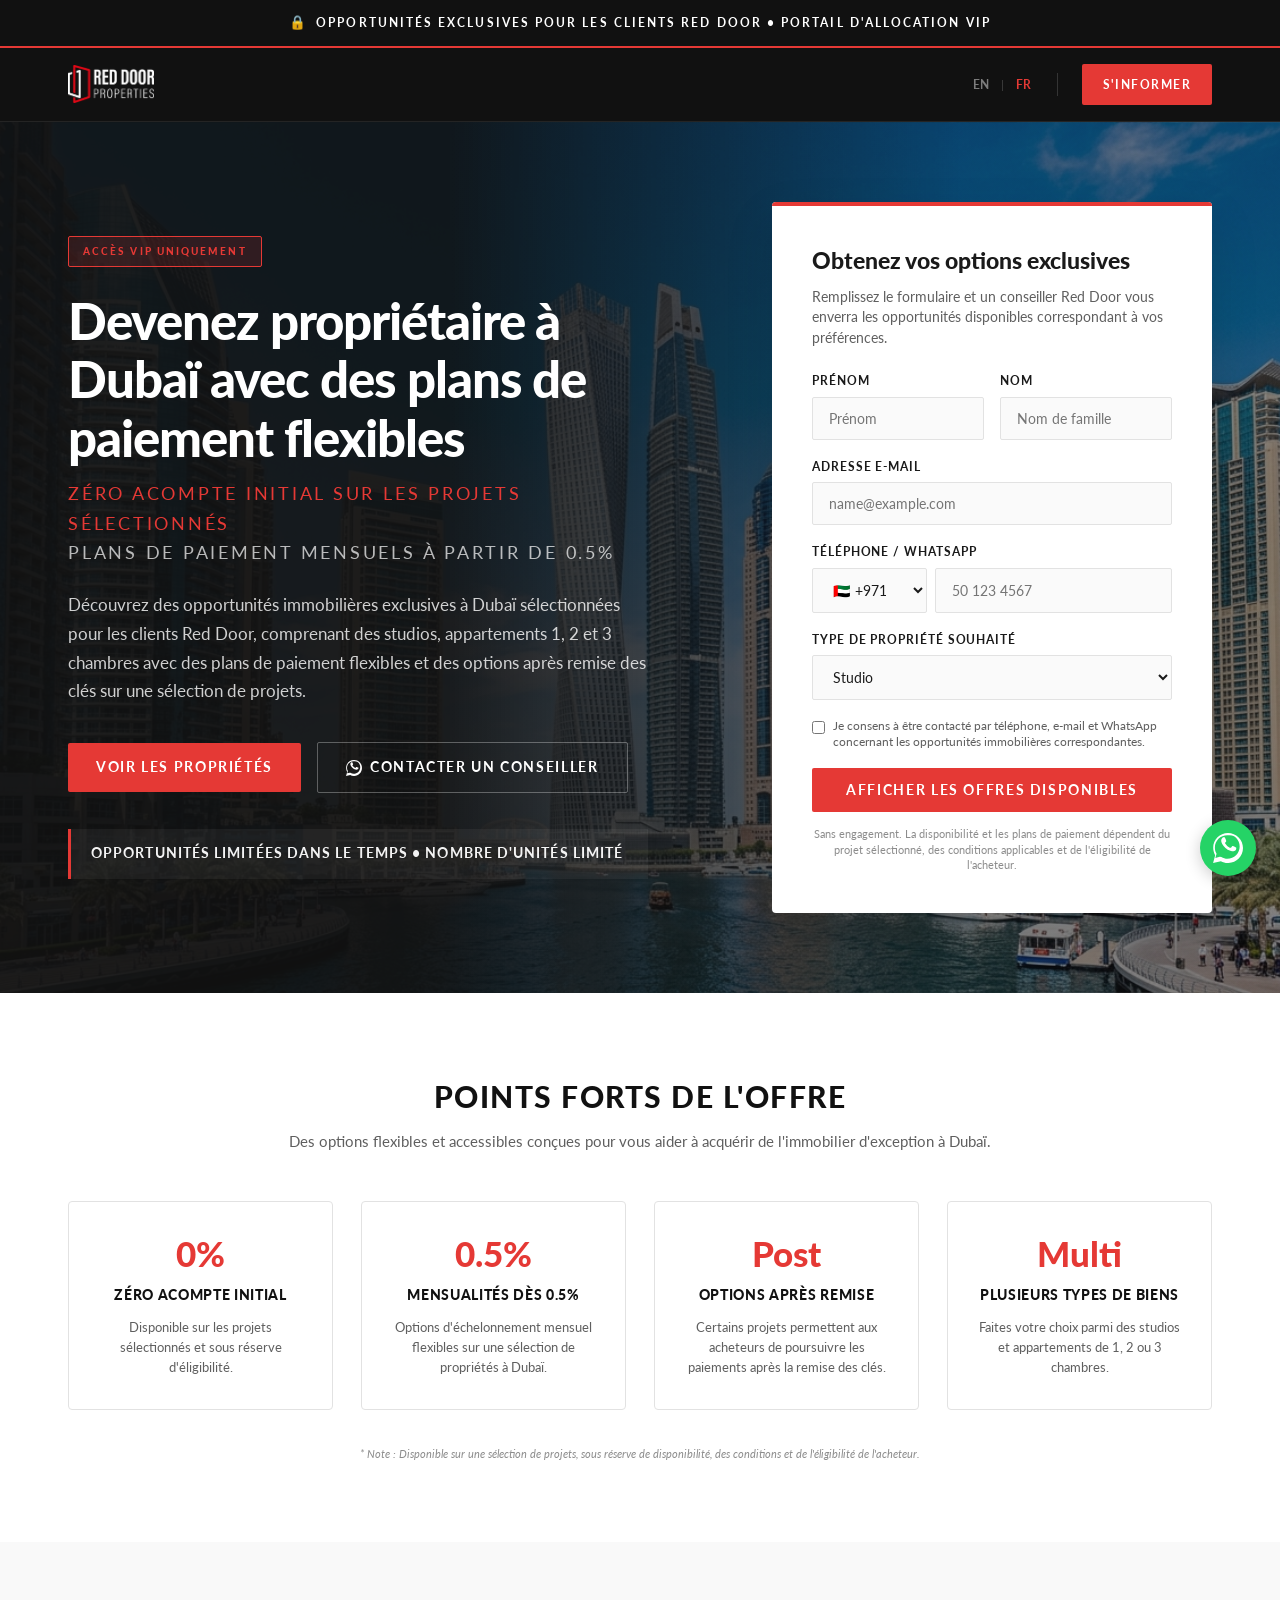
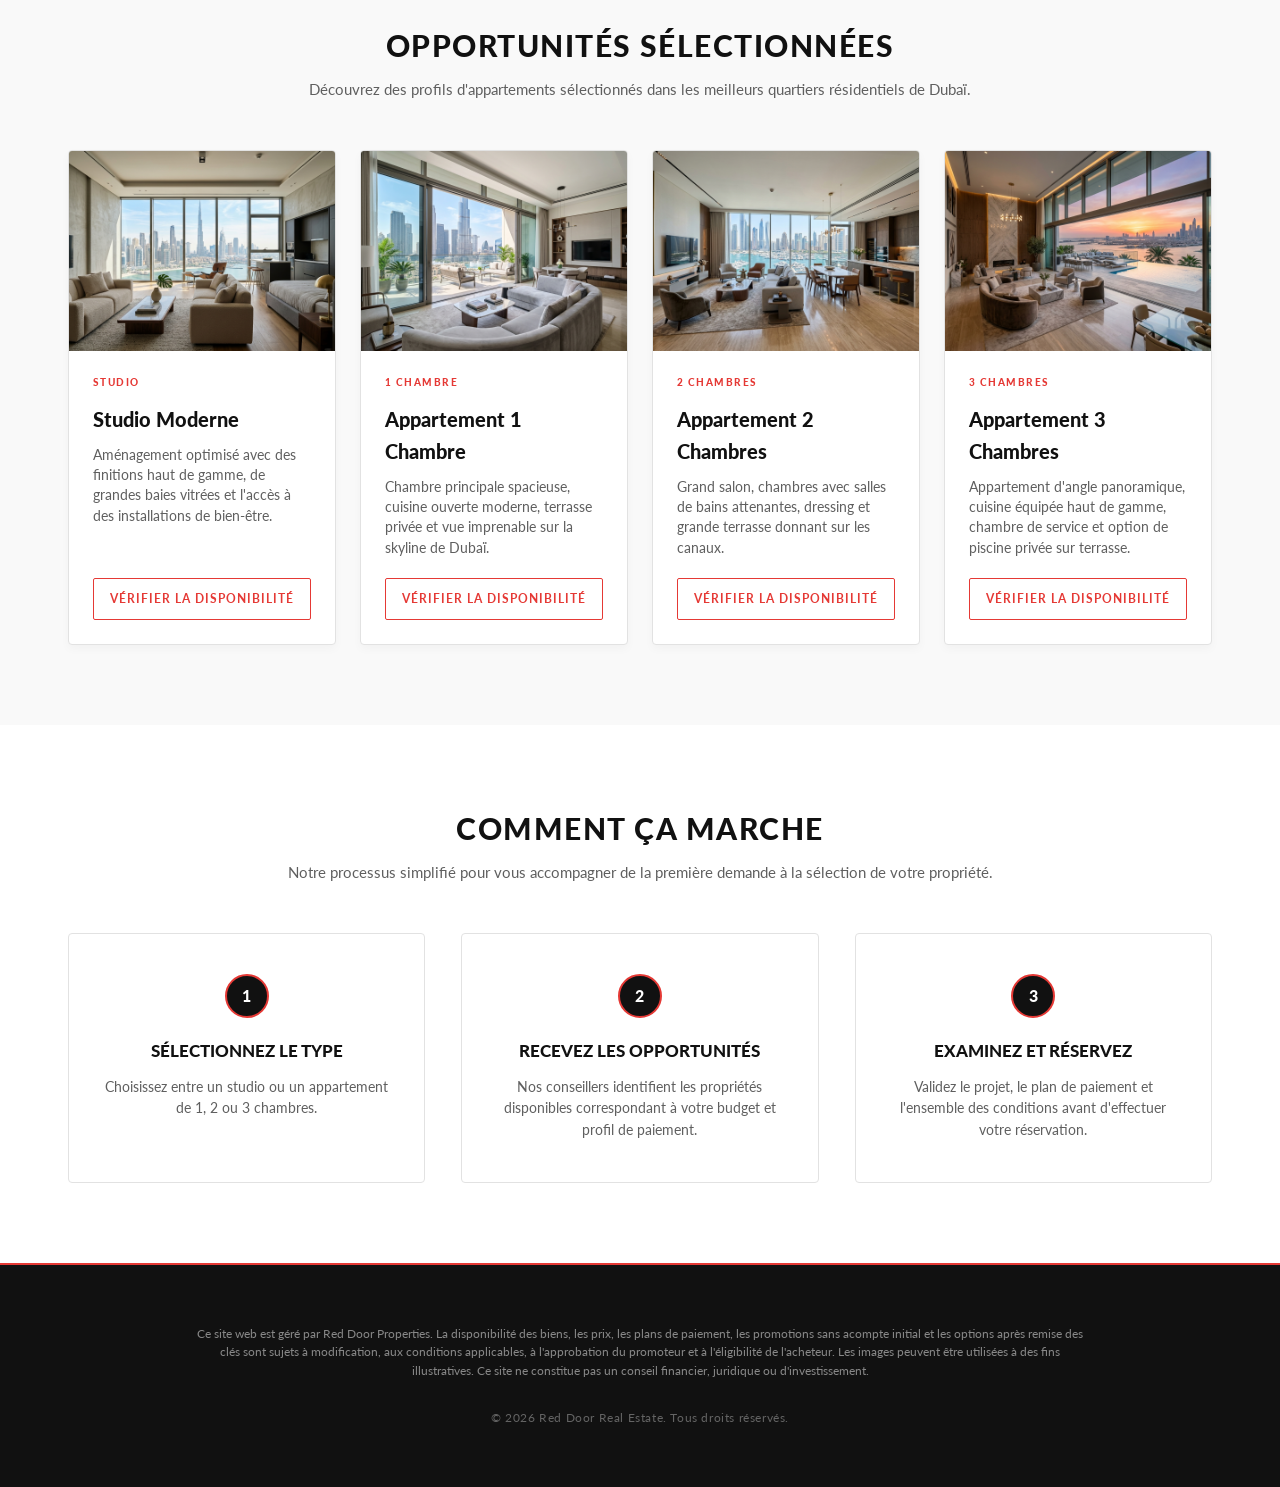
<file: index.html>
<!DOCTYPE html>
<html lang="fr">
<head>
  <meta charset="UTF-8">
  <meta name="viewport" content="width=device-width, initial-scale=1.0">
  <title data-i18n="page_title">Dubai Properties with Flexible Payment Plans | Red Door Properties</title>
  
  <!-- SEO Meta Tags -->
  <meta name="description" content="Explore selected Dubai properties with flexible payment options, including zero initial down payment, monthly plans from 0.5% and post-handover opportunities.">
  <meta name="keywords" content="Dubai real estate, Red Door Properties, buy apartment Dubai, flexible payment plan Dubai, zero down payment property, post-handover payment plan">
  <meta name="robots" content="index, follow">
  
  <!-- Open Graph / Facebook -->
  <meta property="og:type" content="website">
  <meta property="og:url" content="https://property.reddooruae.com/">
  <meta property="og:title" content="Dubai Properties with Flexible Payment Plans | Red Door Properties">
  <meta property="og:description" content="Explore selected Dubai properties with flexible payment options, including zero initial down payment, monthly plans from 0.5% and post-handover opportunities.">
  <meta property="og:image" content="assets/dubai-skyline.jpg">

  <!-- Twitter -->
  <meta property="twitter:card" content="summary_large_image">
  <meta property="twitter:url" content="https://property.reddooruae.com/">
  <meta property="twitter:title" content="Dubai Properties with Flexible Payment Plans | Red Door Properties">
  <meta property="twitter:description" content="Explore selected Dubai properties with flexible payment options, including zero initial down payment, monthly plans from 0.5% and post-handover opportunities.">
  <meta property="twitter:image" content="assets/dubai-skyline.jpg">

  <!-- Google Tag Manager / Analytics Placeholders -->
  <script async src="https://www.googletagmanager.com/gtag/js?id=G-LRZDM5G219"></script>
  <script>
    window.dataLayer = window.dataLayer || [];
    function gtag(){dataLayer.push(arguments);}
    gtag('js', new Date());
    gtag('config', 'G-LRZDM5G219');
  </script>
  
  <!-- Meta Pixel Code Placeholder -->
  <script>
    !function(f,b,e,v,n,t,s)
    {if(f.fbq)return;n=f.fbq=function(){n.callMethod?
    n.callMethod.apply(n,arguments):n.queue.push(arguments)};
    if(!f._fbq)f._fbq=n;n.push=n;n.loaded=!0;n.version='2.0';
    n.queue=[];t=b.createElement(e);t.async=!0;
    t.src=v;s=b.getElementsByTagName(e)[0];
    s.parentNode.insertBefore(t,s)}(window, document,'script',
    'https://connect.facebook.net/en_US/fbevents.js');
    fbq('init', 'XXXXXXXXXXXXXXX');
    fbq('track', 'PageView');
  </script>

  <!-- Google Fonts: Lato -->
  <link rel="preconnect" href="https://fonts.googleapis.com">
  <link rel="preconnect" href="https://fonts.gstatic.com" crossorigin>
  <link href="https://fonts.googleapis.com/css2?family=Lato:wght@300;400;700;900&display=swap" rel="stylesheet">
  
  <!-- CSS Link -->
  <link rel="stylesheet" href="style.css">
  
  <!-- Favicon -->
  <link rel="icon" type="image/png" href="assets/red-door-icon.png">
</head>
<body>

  <!-- Top Exclusivity Banner -->
  <div class="exclusivity-banner">
    <div class="banner-content">
      <span class="lock-icon">🔒</span> <span data-i18n="banner">OPPORTUNITÉS EXCLUSIVES POUR LES CLIENTS RED DOOR &bull; PORTAIL D'ALLOCATION VIP</span>
    </div>
  </div>

  <!-- Navigation Header -->
  <header class="main-header">
    <div class="nav-container">
      <div class="nav-left">
        <img src="assets/red-door-logo-white.png" class="broker-logo-header" alt="Red Door Properties Logo">
      </div>
      <div class="nav-right">
        <!-- Language Switcher EN | FR -->
        <div class="lang-switcher">
          <button class="lang-btn" data-lang="en">EN</button>
          <span class="lang-divider">|</span>
          <button class="lang-btn active" data-lang="fr">FR</button>
        </div>
        <a href="#form-card" class="header-cta" data-i18n="enquire_now">S'INFORMER</a>
      </div>
    </div>
  </header>

  <!-- Hero Section with background image and form container -->
  <section class="hero-section">
    <div class="hero-grid">
      <!-- Hero Copy Left -->
      <div class="hero-left">
        <div class="vip-badge" data-i18n="vip_badge">ACCÈS VIP UNIQUEMENT</div>
        <h1 class="hero-main-title" data-i18n="hero_title">
          Devenez propriétaire à Dubaï avec des plans de paiement flexibles
        </h1>
        <h2 class="hero-sub-title">
          <span class="red-text" data-i18n="hero_subtitle_1">Zéro acompte initial sur les projets sélectionnés</span> <br>
          <span data-i18n="hero_subtitle_2">Plans de paiement mensuels à partir de 0.5%</span>
        </h2>
        
        <p class="hero-intro-text" data-i18n="hero_intro">
          Découvrez des opportunités immobilières exclusives à Dubaï sélectionnées pour les clients Red Door, comprenant des studios, appartements 1, 2 et 3 chambres avec des plans de paiement flexibles et des options après remise des clés sur une sélection de projets.
        </p>

        <!-- CTA Buttons Group -->
        <div class="hero-cta-group">
          <a href="#collection" class="hero-primary-cta" data-i18n="hero_cta_primary">Voir les propriétés</a>
          <a href="https://wa.me/971589110270?text=Bonjour%2C%20je%20souhaite%20en%20savoir%20plus%20sur%20les%20opportunit%C3%A9s%20immobili%C3%A8res%20avec%20plan%20de%20paiement%20flexible." class="hero-secondary-cta" target="_blank" rel="noopener noreferrer" id="hero-whatsapp-btn">
            <svg class="whatsapp-icon-mini" viewBox="0 0 24 24">
              <path d="M.057 24l1.687-6.163c-1.041-1.804-1.588-3.849-1.587-5.946C.06 5.348 5.397.01 12.008.01c3.202.001 6.212 1.246 8.477 3.514 2.266 2.268 3.507 5.28 3.505 8.484-.004 6.657-5.34 11.997-11.953 11.997-2.005-.001-3.973-.502-5.724-1.457L0 24zm6.59-4.846c1.6.95 3.188 1.449 4.825 1.451 5.436 0 9.86-4.42 9.863-9.864.002-2.637-1.03-5.115-2.905-6.99C16.488 1.876 14.01 1.84 11.373 1.84c-5.437 0-9.863 4.421-9.866 9.865-.001 1.702.46 3.361 1.336 4.838l-.946 3.454 3.553-.933zm11.378-7.794c-.297-.149-1.758-.867-2.03-.967-.273-.099-.471-.148-.67.15-.197.297-.767.966-.94 1.164-.173.199-.347.223-.644.075-.297-.15-1.255-.463-2.39-1.475-.883-.788-1.48-1.761-1.653-2.059-.173-.297-.018-.458.13-.606.134-.133.298-.347.446-.52.149-.174.198-.298.298-.497.099-.198.05-.371-.025-.52-.075-.149-.669-1.612-.916-2.207-.242-.579-.487-.501-.669-.51l-.57-.01c-.198 0-.52.074-.792.372-.272.297-1.04 1.016-1.04 2.479 0 1.462 1.065 2.875 1.213 3.074.149.198 2.096 3.2 5.077 4.487.709.306 1.262.489 1.694.625.712.227 1.36.195 1.871.118.571-.085 1.758-.719 2.006-1.413.248-.694.248-1.289.173-1.413-.074-.124-.272-.198-.57-.347z"/>
            </svg>
            <span data-i18n="hero_cta_secondary">Contacter un conseiller</span>
          </a>
        </div>

        <!-- Urgency alert box -->
        <div class="urgency-alert-box">
          <span class="urgency-desc" data-i18n="urgency_text">Opportunités limitées dans le temps &bull; Nombre d'unités limité</span>
        </div>
      </div>

      <!-- Hero Form Right -->
      <div class="hero-right">
        <!-- Main Form Card -->
        <div class="form-card-wrapper" id="form-card">
          <div class="card-indicator-red"></div>
          <h3 class="form-card-title" data-i18n="form_title">Obtenez vos options exclusives</h3>
          <p class="form-card-desc" data-i18n="form_desc">Remplissez le formulaire et un conseiller Red Door vous enverra les opportunités disponibles correspondant à vos préférences.</p>
          
          <form id="waiting-list-form" novalidate>
            <!-- First and Last Name (Inline) -->
            <div class="name-input-row">
              <div class="form-group">
                <label for="client-firstname" class="form-label" data-i18n="label_firstname">Prénom</label>
                <input type="text" id="client-firstname" name="first_name" data-i18n-placeholder="placeholder_firstname" placeholder="Prénom" required>
                <span class="error-msg" id="firstname-error" data-i18n="error_firstname">Veuillez saisir votre prénom.</span>
              </div>
              <div class="form-group">
                <label for="client-lastname" class="form-label" data-i18n="label_lastname">Nom de famille</label>
                <input type="text" id="client-lastname" name="last_name" data-i18n-placeholder="placeholder_lastname" placeholder="Nom" required>
                <span class="error-msg" id="lastname-error" data-i18n="error_lastname">Veuillez saisir votre nom.</span>
              </div>
            </div>

            <!-- Email -->
            <div class="form-group">
              <label for="client-email" class="form-label" data-i18n="label_email">Adresse E-mail</label>
              <input type="email" id="client-email" name="email" placeholder="name@example.com" required>
              <span class="error-msg" id="email-error" data-i18n="error_email">Veuillez saisir une adresse e-mail valide.</span>
            </div>

            <!-- Phone with Country Code Select -->
            <div class="form-group">
              <label for="client-phone" class="form-label" data-i18n="label_phone">Téléphone / WhatsApp</label>
              <div class="phone-input-container">
                <select id="country-code" name="country_code">
                  <option value="+971">🇦🇪 +971</option>
                  <option value="+966">🇸🇦 +966</option>
                  <option value="+1">🇺🇸 +1</option>
                  <option value="+44">🇬🇧 +44</option>
                  <option value="+91">🇮🇳 +91</option>
                  <option value="+974">🇶🇦 +974</option>
                  <option value="+965">🇰🇼 +965</option>
                  <option value="+968">🇴🇲 +968</option>
                  <option value="+973">🇧🇭 +973</option>
                  <option value="+20">🇪🇬 +20</option>
                  <option value="+962">🇯🇴 +962</option>
                  <option value="+961">🇱🇧 +961</option>
                  <option value="+7">🇷🇺 +7</option>
                  <option value="+33">🇫🇷 +33</option>
                  <option value="+49">🇩🇪 +49</option>
                  <option value="+90">🇹🇷 +90</option>
                </select>
                <input type="tel" id="client-phone" name="phone" placeholder="50 123 4567" required>
              </div>
              <span class="error-msg" id="phone-error" data-i18n="error_phone">Veuillez saisir un numéro de téléphone valide.</span>
            </div>

            <!-- Unit Select -->
            <div class="form-group">
              <label for="client-unit" class="form-label" data-i18n="label_unit">Type de Propriété Souhaité</label>
              <select id="client-unit" name="unit">
                <option value="studio" data-i18n="unit_option_1">Studio</option>
                <option value="1-bed" data-i18n="unit_option_2">Appartement 1 Chambre</option>
                <option value="2-bed" data-i18n="unit_option_3">Appartement 2 Chambres</option>
                <option value="3-bed" data-i18n="unit_option_4">Appartement 3 Chambres</option>
                <option value="not-sure" data-i18n="unit_option_5">Indécis / Voir tout</option>
              </select>
            </div>

            <!-- Consent Checkbox -->
            <div class="form-group consent-container">
              <input type="checkbox" id="client-consent" name="consent" class="consent-checkbox" required>
              <label for="client-consent" class="consent-text" data-i18n="consent_text">
                Je consens à être contacté par téléphone, e-mail et WhatsApp concernant les opportunités immobilières correspondantes.
              </label>
              <span class="error-msg" id="consent-error" data-i18n="error_consent">Veuillez accepter pour continuer.</span>
            </div>

            <!-- Red Door Submit Button -->
            <button type="submit" class="submit-btn" id="submit-btn">
              <span class="btn-text" data-i18n="btn_submit">Afficher les offres disponibles</span>
              <span class="btn-loader"></span>
            </button>

            <!-- Short disclosure -->
            <p class="form-disclosure" data-i18n="form_disclosure">
              Sans engagement. La disponibilité et les plans de paiement dépendent du projet sélectionné, des conditions applicables et de l'éligibilité de l'acheteur.
            </p>
          </form>
        </div>

        <!-- Success Card (Initially Hidden) -->
        <div class="form-card-wrapper success-card-wrapper hidden" id="success-card">
          <div class="success-icon-box">
            <svg viewBox="0 0 24 24" width="28" height="28" fill="none" stroke="currentColor" stroke-width="2">
              <polyline points="20 6 9 17 4 12"></polyline>
            </svg>
          </div>
          <h3 class="form-card-title" data-i18n="success_title">Merci de votre intérêt</h3>
          <p class="form-card-desc" data-i18n="success_desc">
            Votre demande d'allocation privée a été enregistrée avec succès. Notre service clientèle VIP prendra contact avec vous dans les plus brefs délais afin de vous accompagner de manière personnalisée.
          </p>
          <div class="luxury-seal">
            <span class="seal-logo">✦</span>
            <span class="seal-text" data-i18n="seal_text">RED DOOR PRIVATE CLIENT CARE</span>
          </div>
          
          <!-- Immediate WhatsApp Contact Button after submission -->
          <a href="https://wa.me/971589110270?text=Bonjour%2C%20je%20viens%20de%20remplir%20le%20formulaire%20et%20je%20souhaite%20parler%20%C3%A0%20un%20conseiller%20de%20suite." class="success-whatsapp-cta" target="_blank" rel="noopener noreferrer" id="success-whatsapp-btn">
            <svg class="whatsapp-icon-mini" viewBox="0 0 24 24" style="width: 18px; height: 18px;">
              <path d="M.057 24l1.687-6.163c-1.041-1.804-1.588-3.849-1.587-5.946C.06 5.348 5.397.01 12.008.01c3.202.001 6.212 1.246 8.477 3.514 2.266 2.268 3.507 5.28 3.505 8.484-.004 6.657-5.34 11.997-11.953 11.997-2.005-.001-3.973-.502-5.724-1.457L0 24zm6.59-4.846c1.6.95 3.188 1.449 4.825 1.451 5.436 0 9.86-4.42 9.863-9.864.002-2.637-1.03-5.115-2.905-6.99C16.488 1.876 14.01 1.84 11.373 1.84c-5.437 0-9.863 4.421-9.866 9.865-.001 1.702.46 3.361 1.336 4.838l-.946 3.454 3.553-.933zm11.378-7.794c-.297-.149-1.758-.867-2.03-.967-.273-.099-.471-.148-.67.15-.197.297-.767.966-.94 1.164-.173.199-.347.223-.644.075-.297-.15-1.255-.463-2.39-1.475-.883-.788-1.48-1.761-1.653-2.059-.173-.297-.018-.458.13-.606.134-.133.298-.347.446-.52.149-.174.198-.298.298-.497.099-.198.05-.371-.025-.52-.075-.149-.669-1.612-.916-2.207-.242-.579-.487-.501-.669-.51l-.57-.01c-.198 0-.52.074-.792.372-.272.297-1.04 1.016-1.04 2.479 0 1.462 1.065 2.875 1.213 3.074.149.198 2.096 3.2 5.077 4.487.709.306 1.262.489 1.694.625.712.227 1.36.195 1.871.118.571-.085 1.758-.719 2.006-1.413.248-.694.248-1.289.173-1.413-.074-.124-.272-.198-.57-.347z"/>
            </svg>
            <span data-i18n="success_whatsapp_btn">Discuter sur WhatsApp</span>
          </a>
          
          <button class="reset-btn" id="reset-btn" data-i18n="btn_reset">Soumettre une autre demande</button>
        </div>
      </div>
    </div>
  </section>

  <!-- Highlights Section (Feature highlights) -->
  <section class="highlights-section">
    <div class="section-container">
      <h2 class="section-title" data-i18n="highlights_title">POINTS FORTS DE L'OFFRE</h2>
      <p class="section-subtitle" data-i18n="highlights_subtitle">Des options flexibles et accessibles conçues pour vous aider à acquérir de l'immobilier d'exception à Dubaï.</p>
      
      <div class="highlights-grid">
        <div class="highlight-item">
          <div class="highlight-stat">0%</div>
          <div class="highlight-name" data-i18n="stat1_name">Zéro Acompte Initial</div>
          <p class="highlight-description" data-i18n="stat1_desc">Disponible sur les projets sélectionnés et sous réserve d'éligibilité.</p>
        </div>
        <div class="highlight-item">
          <div class="highlight-stat">0.5%</div>
          <div class="highlight-name" data-i18n="stat2_name">Mensualités dès 0.5%</div>
          <p class="highlight-description" data-i18n="stat2_desc">Options d'échelonnement mensuel flexibles sur une sélection de propriétés à Dubaï.</p>
        </div>
        <div class="highlight-item">
          <div class="highlight-stat">Post</div>
          <div class="highlight-name" data-i18n="stat3_name">Options Après Remise</div>
          <p class="highlight-description" data-i18n="stat3_desc">Certains projets permettent aux acheteurs de poursuivre les paiements après la remise des clés.</p>
        </div>
        <div class="highlight-item">
          <div class="highlight-stat">Multi</div>
          <div class="highlight-name" data-i18n="stat4_name">Plusieurs Types de Biens</div>
          <p class="highlight-description" data-i18n="stat4_desc">Faites votre choix parmi des studios et appartements de 1, 2 ou 3 chambres.</p>
        </div>
      </div>
      
      <!-- Compliance Warning below grid -->
      <p class="form-disclosure" style="text-align: center; margin-top: 36px; font-style: italic;" data-i18n="compliance_note">
        * Note : Disponible sur une sélection de projets, sous réserve de disponibilité, des conditions et de l'éligibilité de l'acheteur.
      </p>
    </div>
  </section>

  <!-- Selected Opportunities / Property Grid Section -->
  <section class="collection-section" id="collection">
    <div class="section-container">
      <h2 class="section-title" data-i18n="collection_title">OPPORTUNITÉS SÉLECTIONNÉES</h2>
      <p class="section-subtitle" data-i18n="collection_subtitle">Découvrez des profils d'appartements sélectionnés dans les meilleurs quartiers résidentiels de Dubaï.</p>
      
      <div class="collection-grid">
        <!-- Card 1: Studio -->
        <div class="collection-card">
          <img src="assets/studio-apartment.jpg" class="property-card-img" alt="Studio Dubai">
          <div class="card-content">
            <div class="card-tag" data-i18n="card1_tag">STUDIO</div>
            <h4 class="card-heading" data-i18n="card1_title">Studio Moderne</h4>
            <p class="card-body-text" data-i18n="card1_desc">
              Aménagement optimisé avec des finitions haut de gamme, de grandes baies vitrées et l'accès à des installations de bien-être.
            </p>
            <a href="#form-card" class="card-action-btn" data-property="studio" data-i18n="card_btn">Vérifier la disponibilité</a>
          </div>
        </div>
        
        <!-- Card 2: 1 Bed -->
        <div class="collection-card">
          <img src="assets/one-bed.jpg" class="property-card-img" alt="1 Bed Dubai">
          <div class="card-content">
            <div class="card-tag" data-i18n="card2_tag">1 CHAMBRE</div>
            <h4 class="card-heading" data-i18n="card2_title">Appartement 1 Chambre</h4>
            <p class="card-body-text" data-i18n="card2_desc">
              Chambre principale spacieuse, cuisine ouverte moderne, terrasse privée et vue imprenable sur la skyline de Dubaï.
            </p>
            <a href="#form-card" class="card-action-btn" data-property="1-bed" data-i18n="card_btn">Vérifier la disponibilité</a>
          </div>
        </div>
        
        <!-- Card 3: 2 Bed -->
        <div class="collection-card">
          <img src="assets/two-bed.jpg" class="property-card-img" alt="2 Bed Dubai">
          <div class="card-content">
            <div class="card-tag" data-i18n="card3_tag">2 CHAMBRES</div>
            <h4 class="card-heading" data-i18n="card3_title">Appartement 2 Chambres</h4>
            <p class="card-body-text" data-i18n="card3_desc">
              Grand salon, chambres avec salles de bains attenantes, dressing et grande terrasse donnant sur les canaux.
            </p>
            <a href="#form-card" class="card-action-btn" data-property="2-bed" data-i18n="card_btn">Vérifier la disponibilité</a>
          </div>
        </div>

        <!-- Card 4: 3 Bed -->
        <div class="collection-card">
          <img src="assets/three-bed.jpg" class="property-card-img" alt="3 Bed Dubai">
          <div class="card-content">
            <div class="card-tag" data-i18n="card4_tag">3 CHAMBRES</div>
            <h4 class="card-heading" data-i18n="card4_title">Appartement 3 Chambres</h4>
            <p class="card-body-text" data-i18n="card4_desc">
              Appartement d'angle panoramique, cuisine équipée haut de gamme, chambre de service et option de piscine privée sur terrasse.
            </p>
            <a href="#form-card" class="card-action-btn" data-property="3-bed" data-i18n="card_btn">Vérifier la disponibilité</a>
          </div>
        </div>
      </div>
    </div>
  </section>

  <!-- How It Works Section -->
  <section class="how-it-works-section">
    <div class="section-container">
      <h2 class="section-title" data-i18n="how_it_works_title">COMMENT ÇA MARCHE</h2>
      <p class="section-subtitle" data-i18n="how_it_works_subtitle">Notre processus simplifié pour vous accompagner de la première demande à la sélection de votre propriété.</p>
      
      <div class="how-it-works-grid">
        <!-- Step 1 -->
        <div class="step-item">
          <div class="step-number">1</div>
          <h4 class="step-heading" data-i18n="step1_title">Sélectionnez le type</h4>
          <p class="step-description" data-i18n="step1_desc">Choisissez entre un studio ou un appartement de 1, 2 ou 3 chambres.</p>
        </div>
        <!-- Step 2 -->
        <div class="step-item">
          <div class="step-number">2</div>
          <h4 class="step-heading" data-i18n="step2_title">Recevez les opportunités</h4>
          <p class="step-description" data-i18n="step2_desc">Nos conseillers identifient les propriétés disponibles correspondant à votre budget et profil de paiement.</p>
        </div>
        <!-- Step 3 -->
        <div class="step-item">
          <div class="step-number">3</div>
          <h4 class="step-heading" data-i18n="step3_title">Examinez et réservez</h4>
          <p class="step-description" data-i18n="step3_desc">Validez le projet, le plan de paiement et l'ensemble des conditions avant d'effectuer votre réservation.</p>
        </div>
      </div>
    </div>
  </section>

  <!-- Footer Section -->
  <footer class="main-footer">
    <div class="footer-container">
      <p class="footer-disclaimer" data-i18n="footer_disclaimer">
        Ce site web est géré par Red Door Properties. La disponibilité des biens, les prix, les plans de paiement, les promotions sans acompte initial et les options après remise des clés sont sujets à modification, aux conditions applicables, à l'approbation du promoteur et à l'éligibilité de l'acheteur. Les images peuvent être utilisées à des fins illustratives. Ce site ne constitue pas un conseil financier, juridique ou d'investissement.
      </p>
      <p class="footer-copyright" data-i18n="footer_copyright">&copy; 2026 Red Door Real Estate. Tous droits réservés.</p>
    </div>
  </footer>

  <!-- Sticky Mobile WhatsApp Button -->
  <a href="https://wa.me/971589110270?text=Bonjour%2C%20je%20souhaite%20en%20savoir%20plus%20sur%20les%20opportunit%C3%A9s%20immobili%C3%A8res%20avec%20plan%20de%20paiement%20flexible." class="whatsapp-sticky" target="_blank" rel="noopener noreferrer" id="sticky-whatsapp-btn">
    <svg viewBox="0 0 24 24">
      <path d="M.057 24l1.687-6.163c-1.041-1.804-1.588-3.849-1.587-5.946C.06 5.348 5.397.01 12.008.01c3.202.001 6.212 1.246 8.477 3.514 2.266 2.268 3.507 5.28 3.505 8.484-.004 6.657-5.34 11.997-11.953 11.997-2.005-.001-3.973-.502-5.724-1.457L0 24zm6.59-4.846c1.6.95 3.188 1.449 4.825 1.451 5.436 0 9.86-4.42 9.863-9.864.002-2.637-1.03-5.115-2.905-6.99C16.488 1.876 14.01 1.84 11.373 1.84c-5.437 0-9.863 4.421-9.866 9.865-.001 1.702.46 3.361 1.336 4.838l-.946 3.454 3.553-.933zm11.378-7.794c-.297-.149-1.758-.867-2.03-.967-.273-.099-.471-.148-.67.15-.197.297-.767.966-.94 1.164-.173.199-.347.223-.644.075-.297-.15-1.255-.463-2.39-1.475-.883-.788-1.48-1.761-1.653-2.059-.173-.297-.018-.458.13-.606.134-.133.298-.347.446-.52.149-.174.198-.298.298-.497.099-.198.05-.371-.025-.52-.075-.149-.669-1.612-.916-2.207-.242-.579-.487-.501-.669-.51l-.57-.01c-.198 0-.52.074-.792.372-.272.297-1.04 1.016-1.04 2.479 0 1.462 1.065 2.875 1.213 3.074.149.198 2.096 3.2 5.077 4.487.709.306 1.262.489 1.694.625.712.227 1.36.195 1.871.118.571-.085 1.758-.719 2.006-1.413.248-.694.248-1.289.173-1.413-.074-.124-.272-.198-.57-.347z"/>
    </svg>
  </a>

  <!-- JavaScript Link -->
  <script src="app.js"></script>
</body>
</html>
</file>
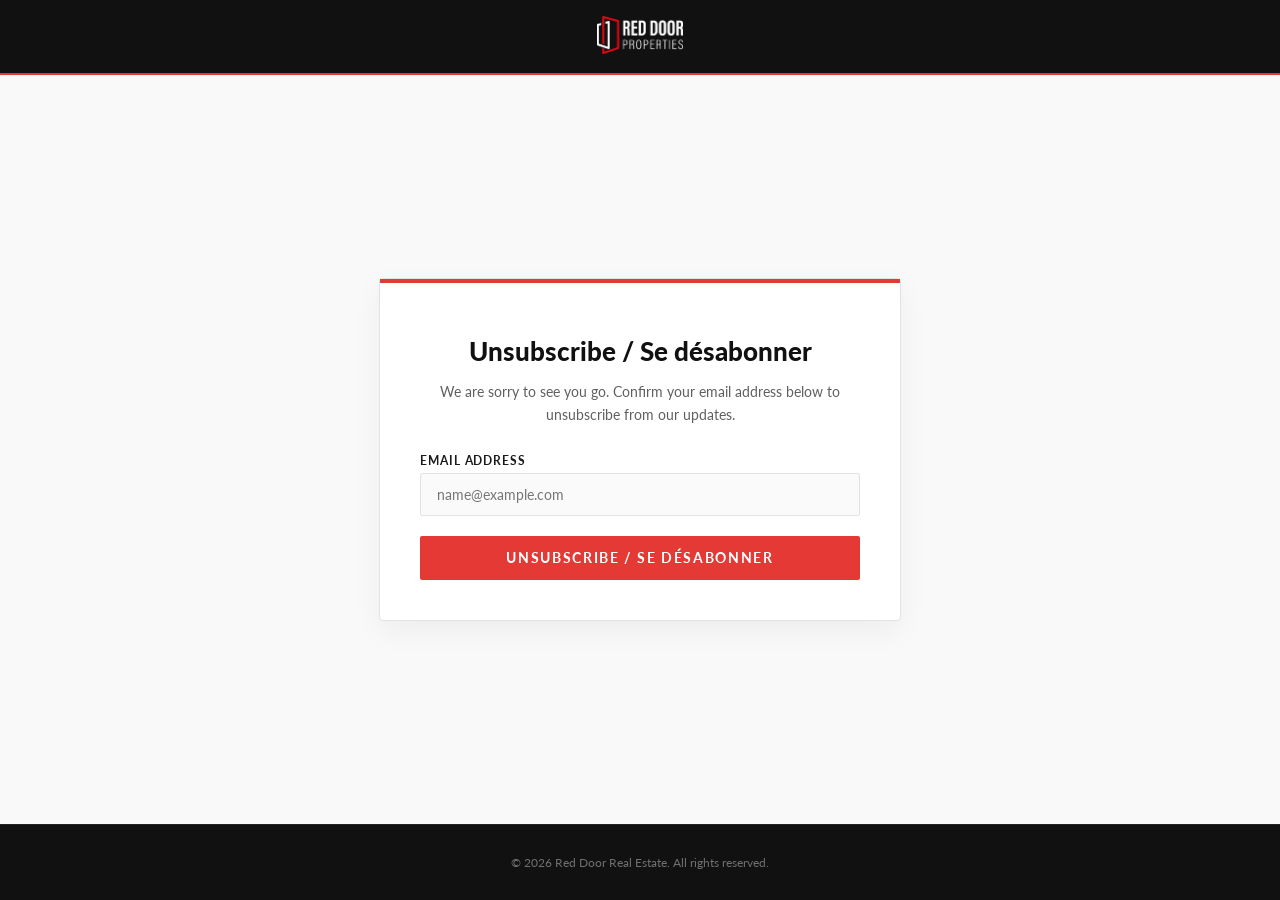
<file: unsubscribe.html>
<!DOCTYPE html>
<html lang="en">
<head>
  <meta charset="UTF-8">
  <meta name="viewport" content="width=device-width, initial-scale=1.0">
  <title>Unsubscribe | Red Door Properties</title>
  
  <!-- Google Fonts: Lato -->
  <link rel="preconnect" href="https://fonts.googleapis.com">
  <link rel="preconnect" href="https://fonts.gstatic.com" crossorigin>
  <link href="https://fonts.googleapis.com/css2?family=Lato:wght@300;400;700;900&display=swap" rel="stylesheet">
  
  <style>
    :root {
      --font-primary: 'Lato', sans-serif;
      --reddoor-charcoal: #111111;
      --reddoor-red: #e53935;
      --reddoor-red-hover: #c62828;
      --bg-page: #f9f9f9;
      --bg-surface: #ffffff;
      --border-color: #e2e2e2;
      --text-primary: #1a1a1a;
      --text-secondary: #5f5f5f;
      --radius-sm: 2px;
      --radius-md: 4px;
    }

    body {
      background-color: var(--bg-page);
      color: var(--text-primary);
      font-family: var(--font-primary);
      margin: 0;
      padding: 0;
      display: flex;
      flex-direction: column;
      min-height: 100vh;
    }

    .main-header {
      background-color: var(--reddoor-charcoal);
      border-bottom: 2px solid var(--reddoor-red);
      padding: 16px 0;
      text-align: center;
    }

    .broker-logo-header {
      height: 38px;
      width: auto;
    }

    .content-wrapper {
      flex: 1;
      display: flex;
      align-items: center;
      justify-content: center;
      padding: 40px 20px;
    }

    .unsubscribe-card {
      background-color: var(--bg-surface);
      border-radius: var(--radius-md);
      box-shadow: 0 10px 30px rgba(0, 0, 0, 0.05);
      border: 1px solid var(--border-color);
      width: 100%;
      max-width: 440px;
      padding: 40px;
      position: relative;
      text-align: center;
    }

    .card-indicator-red {
      position: absolute;
      top: 0;
      left: 0;
      right: 0;
      height: 4px;
      background-color: var(--reddoor-red);
    }

    h1 {
      font-size: 1.6rem;
      font-weight: 900;
      margin-bottom: 12px;
      color: var(--reddoor-charcoal);
    }

    p {
      font-size: 0.9rem;
      color: var(--text-secondary);
      line-height: 1.6;
      margin-bottom: 28px;
    }

    .form-group {
      margin-bottom: 20px;
      text-align: left;
    }

    .form-label {
      display: block;
      font-size: 0.72rem;
      font-weight: 700;
      letter-spacing: 0.08em;
      text-transform: uppercase;
      margin-bottom: 6px;
    }

    input[type="email"] {
      width: 100%;
      padding: 12px 16px;
      font-family: var(--font-primary);
      font-size: 0.88rem;
      color: var(--text-primary);
      background-color: #fafafa;
      border: 1px solid var(--border-color);
      border-radius: var(--radius-sm);
      outline: none;
      box-sizing: border-box;
    }

    input[type="email"]:focus {
      background-color: #ffffff;
      border-color: var(--reddoor-red);
    }

    .submit-btn {
      width: 100%;
      background-color: var(--reddoor-red);
      color: #ffffff;
      border: none;
      padding: 14px 20px;
      font-family: var(--font-primary);
      font-size: 0.85rem;
      font-weight: 700;
      letter-spacing: 0.12em;
      text-transform: uppercase;
      border-radius: var(--radius-sm);
      cursor: pointer;
      transition: all 0.3s ease;
    }

    .submit-btn:hover {
      background-color: var(--reddoor-red-hover);
    }

    .submit-btn:disabled {
      background-color: var(--border-color);
      color: var(--text-secondary);
      cursor: not-allowed;
    }

    .success-message {
      display: none;
    }

    .success-icon {
      width: 56px;
      height: 56px;
      background-color: rgba(229, 57, 53, 0.08);
      border: 1px solid var(--reddoor-red);
      border-radius: 50%;
      display: flex;
      align-items: center;
      justify-content: center;
      color: var(--reddoor-red);
      margin: 0 auto 20px;
    }

    .main-footer {
      background-color: var(--reddoor-charcoal);
      color: rgba(255, 255, 255, 0.4);
      padding: 30px 20px;
      text-align: center;
      font-size: 0.75rem;
      border-top: 1px solid rgba(255, 255, 255, 0.08);
    }
  </style>
</head>
<body>

  <header class="main-header">
    <img src="assets/red-door-logo-white.png" class="broker-logo-header" alt="Red Door Properties Logo">
  </header>

  <div class="content-wrapper">
    <div class="unsubscribe-card">
      <div class="card-indicator-red"></div>
      
      <!-- Unsubscribe Form -->
      <div id="form-container">
        <h1 id="title-text">Unsubscribe / Se désabonner</h1>
        <p id="desc-text">We are sorry to see you go. Confirm your email address below to unsubscribe from our updates.</p>
        
        <form id="unsubscribe-form">
          <div class="form-group">
            <label for="email" class="form-label" id="label-text">Email Address</label>
            <input type="email" id="email" name="email" placeholder="name@example.com" required>
          </div>
          <button type="submit" class="submit-btn" id="submit-btn">Unsubscribe / Se désabonner</button>
        </form>
      </div>

      <!-- Success Screen -->
      <div id="success-container" class="success-message">
        <div class="success-icon">
          <svg viewBox="0 0 24 24" width="28" height="28" fill="none" stroke="currentColor" stroke-width="2">
            <polyline points="20 6 9 17 4 12"></polyline>
          </svg>
        </div>
        <h1 id="success-title">Successfully Unsubscribed</h1>
        <p id="success-desc">You have been successfully removed from our mailing list. Your Monday CRM record will be updated shortly.</p>
      </div>

    </div>
  </div>

  <footer class="main-footer">
    &copy; 2026 Red Door Real Estate. All rights reserved.
  </footer>

  <script>
    document.addEventListener('DOMContentLoaded', () => {
      const emailInput = document.getElementById('email');
      const form = document.getElementById('unsubscribe-form');
      const formContainer = document.getElementById('form-container');
      const successContainer = document.getElementById('success-container');
      const submitBtn = document.getElementById('submit-btn');

      // 1. Grab email from URL parameters
      const urlParams = new URLSearchParams(window.location.search);
      const emailParam = urlParams.get('email');
      if (emailParam) {
        emailInput.value = emailParam.trim();
      }

      // 2. Multilingual UI Toggle (checks browser or url language parameter)
      const lang = urlParams.get('lang') || navigator.language.slice(0, 2);
      if (lang === 'fr') {
        document.documentElement.lang = 'fr';
        document.getElementById('title-text').innerText = "Se désabonner";
        document.getElementById('desc-text').innerText = "Nous sommes désolés de vous voir partir. Confirmez votre adresse e-mail ci-dessous pour ne plus recevoir nos communications.";
        document.getElementById('label-text').innerText = "Adresse E-mail";
        document.getElementById('submit-btn').innerText = "Confirmer le désabonnement";
        document.getElementById('success-title').innerText = "Désabonnement réussi";
        document.getElementById('success-desc').innerText = "Vous avez été retiré avec succès de notre liste de diffusion. Votre dossier Monday CRM sera mis à jour sous peu.";
      }

      // 3. Handle Form Submission to Formspree
      form.addEventListener('submit', async (e) => {
        e.preventDefault();
        
        const email = emailInput.value.trim();
        if (!email) return;

        submitBtn.disabled = true;
        submitBtn.innerText = lang === 'fr' ? "Traitement..." : "Processing...";

        try {
          const response = await fetch('https://formspree.io/f/xzdlwwwo', {
            method: 'POST',
            headers: {
              'Content-Type': 'application/json',
              'Accept': 'application/json'
            },
            body: JSON.stringify({
              email: email,
              status: "unsubscribed",
              unsubscribed: true,
              source: "unsubscribe_page",
              language: lang
            })
          });

          if (response.ok) {
            formContainer.style.display = 'none';
            successContainer.style.display = 'block';
          } else {
            alert(lang === 'fr' ? "Erreur de traitement. Veuillez réessayer." : "Error processing request. Please try again.");
            submitBtn.disabled = false;
            submitBtn.innerText = lang === 'fr' ? "Confirmer le désabonnement" : "Unsubscribe / Se désabonner";
          }
        } catch (error) {
          console.error(error);
          alert(lang === 'fr' ? "Erreur de connexion. Veuillez réessayer." : "Connection error. Please try again.");
          submitBtn.disabled = false;
          submitBtn.innerText = lang === 'fr' ? "Confirmer le désabonnement" : "Unsubscribe / Se désabonner";
        }
      });
    });
  </script>
</body>
</html>
</file>
<file: style.css>
/* Red Door Properties Brand Design Tokens */
:root {
  --font-primary: 'Lato', -apple-system, BlinkMacSystemFont, "Segoe UI", Roboto, sans-serif;

  /* Red Door Properties Palette */
  --reddoor-charcoal: #111111;    /* Primary Deep Charcoal */
  --reddoor-dark-gray: #1e1e1e;   /* Secondary Surface Dark Gray */
  --reddoor-red: #e53935;         /* Brand Accent Red */
  --reddoor-red-hover: #c62828;   /* Hover Brand Accent */
  
  --bg-page: #f9f9f9;             /* Off-White Background */
  --bg-surface: #ffffff;          /* Pure White Form Card */
  --border-color: #e2e2e2;        /* Minimalist borders */
  --border-focus: #e53935;        /* Red Focus Highlights */
  
  --text-primary: #1a1a1a;        /* Readable Charcoal Black */
  --text-secondary: #5f5f5f;      /* Secondary Gray Text */
  --text-muted: #8c8c8c;          /* Muted Gray Details */
  
  --shadow-sm: 0 4px 10px rgba(0, 0, 0, 0.03);
  --shadow-md: 0 10px 30px rgba(0, 0, 0, 0.06);
  --shadow-lg: 0 20px 50px rgba(0, 0, 0, 0.12);
  
  --radius-sm: 2px;               /* Premium Sharp Edges */
  --radius-md: 4px;
  
  --transition-smooth: all 0.3s cubic-bezier(0.25, 0.8, 0.25, 1);
}

/* Base Resets */
*, *::before, *::after {
  box-sizing: border-box;
  margin: 0;
  padding: 0;
}

html {
  scroll-behavior: smooth;
}

body {
  background-color: var(--bg-page);
  color: var(--text-primary);
  font-family: var(--font-primary);
  line-height: 1.6;
  overflow-x: hidden;
  position: relative;
  min-height: 100vh;
}

/* Top Exclusivity Banner */
.exclusivity-banner {
  background-color: var(--reddoor-charcoal);
  color: #ffffff;
  border-bottom: 2px solid var(--reddoor-red);
  padding: 12px 24px;
  text-align: center;
  font-size: 0.72rem;
  font-weight: 700;
  letter-spacing: 0.18em;
  text-transform: uppercase;
  position: relative;
  z-index: 10;
}

.banner-content {
  display: flex;
  align-items: center;
  justify-content: center;
  gap: 8px;
}

.lock-icon {
  font-size: 0.85rem;
  color: var(--reddoor-red);
}

/* Navigation Header */
.main-header {
  background-color: var(--reddoor-charcoal);
  border-bottom: 1px solid rgba(255, 255, 255, 0.08);
  padding: 16px 0;
  position: sticky;
  top: 0;
  z-index: 100;
}

.nav-container {
  max-width: 1200px;
  margin: 0 auto;
  padding: 0 28px;
  display: flex;
  align-items: center;
  justify-content: space-between;
}

.nav-left {
  display: flex;
  align-items: center;
}

.broker-logo-header {
  height: 38px;
  width: auto;
  display: block;
}

.nav-right {
  display: flex;
  align-items: center;
  gap: 24px;
}

/* Language Switcher EN | FR */
.lang-switcher {
  display: flex;
  align-items: center;
  gap: 6px;
  border-right: 1px solid rgba(255, 255, 255, 0.15);
  padding-right: 20px;
}

.lang-btn {
  background: none;
  border: none;
  color: rgba(255, 255, 255, 0.45);
  font-family: var(--font-primary);
  font-size: 0.75rem;
  font-weight: 700;
  cursor: pointer;
  padding: 4px 6px;
  transition: var(--transition-smooth);
}

.lang-btn:hover {
  color: #ffffff;
}

.lang-btn.active {
  color: var(--reddoor-red);
}

.lang-divider {
  color: rgba(255, 255, 255, 0.2);
  font-size: 0.75rem;
}

.header-cta {
  background-color: var(--reddoor-red);
  color: #ffffff;
  font-size: 0.75rem;
  font-weight: 700;
  text-transform: uppercase;
  letter-spacing: 0.12em;
  padding: 10px 20px;
  border-radius: var(--radius-sm);
  text-decoration: none;
  transition: var(--transition-smooth);
  border: 1px solid transparent;
}

.header-cta:hover {
  background-color: var(--reddoor-red-hover);
  box-shadow: 0 4px 12px rgba(229, 57, 53, 0.25);
}

/* Hero Section with background image and form container */
.hero-section {
  position: relative;
  min-height: calc(100vh - 120px);
  background-image: linear-gradient(to right, rgba(17, 17, 17, 0.94) 35%, rgba(17, 17, 17, 0.5) 75%), url('assets/dubai-skyline.jpg');
  background-size: cover;
  background-position: center;
  display: flex;
  align-items: center;
  padding: 80px 0;
  z-index: 1;
}

.hero-grid {
  max-width: 1200px;
  margin: 0 auto;
  padding: 0 28px;
  display: grid;
  grid-template-columns: 1.1fr 0.9fr;
  gap: 60px;
  align-items: center;
  width: 100%;
}

.hero-left {
  color: #ffffff;
}

.vip-badge {
  display: inline-block;
  background-color: rgba(229, 57, 53, 0.15);
  border: 1px solid var(--reddoor-red);
  color: var(--reddoor-red);
  font-size: 0.65rem;
  font-weight: 900;
  letter-spacing: 0.2em;
  text-transform: uppercase;
  padding: 6px 14px;
  border-radius: var(--radius-sm);
  margin-bottom: 24px;
}

.hero-main-title {
  font-size: 3.2rem;
  line-height: 1.15;
  font-weight: 900;
  letter-spacing: -0.02em;
  margin-bottom: 12px;
}

.red-text {
  color: var(--reddoor-red);
}

.hero-sub-title {
  font-size: 1.15rem;
  font-weight: 400;
  letter-spacing: 0.15em;
  color: rgba(255, 255, 255, 0.7);
  text-transform: uppercase;
  margin-bottom: 24px;
}

.hero-intro-text {
  font-size: 1.05rem;
  color: rgba(255, 255, 255, 0.8);
  line-height: 1.7;
  margin-bottom: 36px;
  max-width: 580px;
}

.hero-cta-group {
  display: flex;
  align-items: center;
  gap: 16px;
  margin-bottom: 36px;
}

.hero-primary-cta {
  background-color: var(--reddoor-red);
  color: #ffffff;
  font-size: 0.85rem;
  font-weight: 700;
  text-transform: uppercase;
  letter-spacing: 0.12em;
  padding: 14px 28px;
  border-radius: var(--radius-sm);
  text-decoration: none;
  transition: var(--transition-smooth);
}

.hero-primary-cta:hover {
  background-color: var(--reddoor-red-hover);
  box-shadow: 0 4px 16px rgba(229, 57, 53, 0.35);
}

.hero-secondary-cta {
  background-color: transparent;
  color: #ffffff;
  border: 1px solid rgba(255, 255, 255, 0.3);
  font-size: 0.85rem;
  font-weight: 700;
  text-transform: uppercase;
  letter-spacing: 0.12em;
  padding: 14px 28px;
  border-radius: var(--radius-sm);
  text-decoration: none;
  transition: var(--transition-smooth);
  display: flex;
  align-items: center;
  gap: 8px;
}

.hero-secondary-cta:hover {
  border-color: #ffffff;
  background-color: rgba(255, 255, 255, 0.05);
}

.whatsapp-icon-mini {
  width: 16px;
  height: 16px;
  fill: currentColor;
}

.urgency-alert-box {
  display: flex;
  align-items: center;
  gap: 10px;
  background-color: rgba(255, 255, 255, 0.05);
  border-left: 3px solid var(--reddoor-red);
  padding: 14px 20px;
  max-width: 580px;
}

.urgency-desc {
  font-size: 0.85rem;
  font-weight: 700;
  letter-spacing: 0.08em;
  color: rgba(255, 255, 255, 0.95);
  text-transform: uppercase;
}

/* Form Card Container (Right Side) */
.hero-right {
  display: flex;
  justify-content: flex-end;
}

.form-card-wrapper {
  background-color: var(--bg-surface);
  border-radius: var(--radius-md);
  box-shadow: var(--shadow-lg);
  padding: 40px;
  width: 100%;
  max-width: 440px;
  position: relative;
  overflow: hidden;
}

.card-indicator-red {
  position: absolute;
  top: 0;
  left: 0;
  right: 0;
  height: 4px;
  background-color: var(--reddoor-red);
}

.form-card-title {
  font-size: 1.45rem;
  font-weight: 900;
  color: var(--text-primary);
  margin-bottom: 8px;
}

.form-card-desc {
  font-size: 0.85rem;
  color: var(--text-secondary);
  line-height: 1.5;
  margin-bottom: 24px;
}

/* Form Styling */
.form-group {
  margin-bottom: 18px;
  position: relative;
}

.name-input-row {
  display: flex;
  gap: 16px;
  width: 100%;
}

.name-input-row .form-group {
  flex: 1;
}

.form-label {
  display: block;
  font-size: 0.72rem;
  font-weight: 700;
  letter-spacing: 0.08em;
  text-transform: uppercase;
  color: var(--text-primary);
  margin-bottom: 6px;
}

.form-group input[type="text"],
.form-group input[type="email"],
.form-group input[type="tel"],
.form-group select {
  width: 100%;
  padding: 12px 16px;
  font-family: var(--font-primary);
  font-size: 0.88rem;
  color: var(--text-primary);
  background-color: #fafafa;
  border: 1px solid var(--border-color);
  border-radius: var(--radius-sm);
  transition: var(--transition-smooth);
  outline: none;
}

.form-group input:focus,
.form-group select:focus {
  background-color: #ffffff;
  border-color: var(--border-focus);
  box-shadow: 0 0 0 3px rgba(229, 57, 53, 0.08);
}

/* Custom phone container: Code Dropdown + Number Input */
.phone-input-container {
  display: flex;
  gap: 8px;
}

.phone-input-container select {
  width: 115px;
  flex-shrink: 0;
  padding-right: 24px;
}

.phone-input-container input {
  flex-grow: 1;
}

/* Validation Styling */
.error-msg {
  display: none;
  font-size: 0.75rem;
  color: var(--reddoor-red);
  margin-top: 5px;
}

.form-group.has-error input,
.form-group.has-error select {
  border-color: var(--reddoor-red);
  background-color: rgba(229, 57, 53, 0.02);
}

.form-group.has-error .error-msg {
  display: block;
}

/* Consent Checkbox */
.consent-container {
  display: flex;
  align-items: flex-start;
  gap: 8px;
  margin-top: 6px;
}

.consent-checkbox {
  margin-top: 3px;
  cursor: pointer;
  accent-color: var(--reddoor-red);
}

.consent-text {
  font-size: 0.72rem;
  color: var(--text-secondary);
  line-height: 1.4;
  cursor: pointer;
}

/* Submit Button */
.submit-btn {
  width: 100%;
  background-color: var(--reddoor-red);
  color: #ffffff;
  border: none;
  padding: 14px 20px;
  font-family: var(--font-primary);
  font-size: 0.85rem;
  font-weight: 700;
  letter-spacing: 0.12em;
  text-transform: uppercase;
  border-radius: var(--radius-sm);
  cursor: pointer;
  transition: var(--transition-smooth);
  margin-top: 14px;
  display: flex;
  align-items: center;
  justify-content: center;
  position: relative;
}

.submit-btn:hover {
  background-color: var(--reddoor-red-hover);
  box-shadow: 0 4px 12px rgba(229, 57, 53, 0.3);
}

.submit-btn:disabled {
  background-color: var(--border-color);
  color: var(--text-muted);
  cursor: not-allowed;
  box-shadow: none;
}

.btn-loader {
  display: none;
  width: 18px;
  height: 18px;
  border: 2px solid rgba(255, 255, 255, 0.3);
  border-radius: 50%;
  border-top-color: #ffffff;
  animation: spin 0.8s linear infinite;
  position: absolute;
}

.submit-btn.loading .btn-text {
  visibility: hidden;
}

.submit-btn.loading .btn-loader {
  display: block;
}

.form-disclosure {
  font-size: 0.7rem;
  color: var(--text-muted);
  line-height: 1.4;
  margin-top: 14px;
  text-align: center;
}

/* Success Card Styling */
.success-card-wrapper {
  display: flex;
  flex-direction: column;
  align-items: center;
  text-align: center;
  padding: 50px 40px;
}

.success-icon-box {
  width: 56px;
  height: 56px;
  background-color: rgba(229, 57, 53, 0.08);
  border: 1px solid var(--reddoor-red);
  border-radius: 50%;
  display: flex;
  align-items: center;
  justify-content: center;
  color: var(--reddoor-red);
  margin-bottom: 24px;
}

.luxury-seal {
  border-top: 1px solid var(--border-color);
  border-bottom: 1px solid var(--border-color);
  padding: 16px 0;
  width: 100%;
  margin: 16px 0 28px;
  display: flex;
  flex-direction: column;
  align-items: center;
  gap: 6px;
}

.seal-logo {
  font-size: 1.1rem;
  color: var(--reddoor-red);
  animation: pulse-dot 2s infinite;
}

.seal-text {
  font-size: 0.65rem;
  font-weight: 700;
  letter-spacing: 0.22em;
  color: var(--reddoor-charcoal);
  text-transform: uppercase;
}

.success-whatsapp-cta {
  background-color: #25d366;
  color: #ffffff;
  font-size: 0.78rem;
  font-weight: 700;
  text-transform: uppercase;
  letter-spacing: 0.08em;
  padding: 12px 24px;
  border-radius: var(--radius-sm);
  text-decoration: none;
  display: flex;
  align-items: center;
  gap: 8px;
  margin-bottom: 24px;
  transition: var(--transition-smooth);
}

.success-whatsapp-cta:hover {
  background-color: #20ba5a;
  box-shadow: 0 4px 12px rgba(37, 211, 102, 0.3);
}

.reset-btn {
  background: transparent;
  border: 1px solid var(--border-color);
  color: var(--text-secondary);
  font-family: var(--font-primary);
  font-size: 0.75rem;
  font-weight: 700;
  text-transform: uppercase;
  letter-spacing: 0.08em;
  padding: 10px 20px;
  border-radius: var(--radius-sm);
  cursor: pointer;
  transition: var(--transition-smooth);
  width: 100%;
}

.reset-btn:hover {
  background-color: #fafafa;
  color: var(--text-primary);
  border-color: var(--text-muted);
}

/* Sections Structure */
.highlights-section,
.collection-section,
.how-it-works-section {
  padding: 80px 0;
  background-color: #ffffff;
}

.collection-section {
  background-color: var(--bg-page);
}

.section-container {
  max-width: 1200px;
  margin: 0 auto;
  padding: 0 28px;
}

.section-title {
  font-size: 1.85rem;
  font-weight: 900;
  letter-spacing: 0.05em;
  color: var(--reddoor-charcoal);
  text-align: center;
  margin-bottom: 8px;
  text-transform: uppercase;
}

.section-subtitle {
  font-size: 0.95rem;
  color: var(--text-secondary);
  text-align: center;
  margin-bottom: 48px;
}

/* Feature Highlights Grid */
.highlights-grid {
  display: grid;
  grid-template-columns: repeat(4, 1fr);
  gap: 28px;
}

.highlight-item {
  background-color: #ffffff;
  border: 1px solid var(--border-color);
  padding: 32px 24px;
  border-radius: var(--radius-md);
  text-align: center;
  transition: var(--transition-smooth);
}

.highlight-item:hover {
  transform: translateY(-4px);
  box-shadow: var(--shadow-md);
  border-color: rgba(229, 57, 53, 0.2);
}

.highlight-stat {
  font-size: 2.2rem;
  font-weight: 900;
  color: var(--reddoor-red);
  margin-bottom: 12px;
  line-height: 1.1;
}

.highlight-name {
  font-size: 0.85rem;
  font-weight: 900;
  letter-spacing: 0.05em;
  color: var(--reddoor-charcoal);
  text-transform: uppercase;
  margin-bottom: 12px;
}

.highlight-description {
  font-size: 0.82rem;
  color: var(--text-secondary);
  line-height: 1.5;
}

/* Property Selection Grid */
.collection-grid {
  display: grid;
  grid-template-columns: repeat(4, 1fr);
  gap: 24px;
}

.collection-card {
  background-color: #ffffff;
  border-radius: var(--radius-md);
  box-shadow: var(--shadow-sm);
  overflow: hidden;
  display: flex;
  flex-direction: column;
  transition: var(--transition-smooth);
  border: 1px solid var(--border-color);
}

.collection-card:hover {
  transform: translateY(-4px);
  box-shadow: var(--shadow-md);
  border-color: rgba(229, 57, 53, 0.25);
}

.property-card-img {
  width: 100%;
  height: 200px;
  object-fit: cover;
  display: block;
}

.card-content {
  padding: 24px;
  display: flex;
  flex-direction: column;
  flex-grow: 1;
}

.card-tag {
  display: inline-block;
  align-self: flex-start;
  font-size: 0.62rem;
  font-weight: 900;
  letter-spacing: 0.15em;
  color: var(--reddoor-red);
  text-transform: uppercase;
  margin-bottom: 12px;
}

.card-heading {
  font-size: 1.25rem;
  font-weight: 900;
  color: var(--reddoor-charcoal);
  margin-bottom: 10px;
}

.card-body-text {
  font-size: 0.85rem;
  color: var(--text-secondary);
  line-height: 1.5;
  margin-bottom: 20px;
  flex-grow: 1;
}

.card-action-btn {
  display: block;
  text-align: center;
  background-color: transparent;
  color: var(--reddoor-red);
  border: 1px solid var(--reddoor-red);
  padding: 10px 16px;
  font-family: var(--font-primary);
  font-size: 0.78rem;
  font-weight: 700;
  letter-spacing: 0.08em;
  text-transform: uppercase;
  border-radius: var(--radius-sm);
  text-decoration: none;
  transition: var(--transition-smooth);
}

.card-action-btn:hover {
  background-color: var(--reddoor-red);
  color: #ffffff;
}

/* How It Works Section */
.how-it-works-grid {
  display: grid;
  grid-template-columns: repeat(3, 1fr);
  gap: 36px;
  margin-top: 24px;
  position: relative;
}

.step-item {
  background-color: #ffffff;
  padding: 40px 28px;
  border-radius: var(--radius-md);
  border: 1px solid var(--border-color);
  text-align: center;
  position: relative;
  transition: var(--transition-smooth);
}

.step-item:hover {
  border-color: rgba(229, 57, 53, 0.2);
  box-shadow: var(--shadow-sm);
}

.step-number {
  width: 44px;
  height: 44px;
  background-color: var(--reddoor-charcoal);
  color: #ffffff;
  font-size: 1rem;
  font-weight: 900;
  border-radius: 50%;
  display: flex;
  align-items: center;
  justify-content: center;
  margin: 0 auto 20px;
  border: 2px solid var(--reddoor-red);
}

.step-heading {
  font-size: 1.05rem;
  font-weight: 900;
  color: var(--reddoor-charcoal);
  margin-bottom: 12px;
  text-transform: uppercase;
}

.step-description {
  font-size: 0.85rem;
  color: var(--text-secondary);
  line-height: 1.6;
}

/* Footer Section */
.main-footer {
  background-color: var(--reddoor-charcoal);
  color: #ffffff;
  padding: 60px 0;
  border-top: 2px solid var(--reddoor-red);
}

.footer-container {
  max-width: 1200px;
  margin: 0 auto;
  padding: 0 28px;
  text-align: center;
}

.footer-disclaimer {
  font-size: 0.72rem;
  color: rgba(255, 255, 255, 0.5);
  line-height: 1.6;
  margin-bottom: 28px;
  max-width: 900px;
  margin-left: auto;
  margin-right: auto;
}

.footer-copyright {
  font-size: 0.75rem;
  color: rgba(255, 255, 255, 0.35);
  letter-spacing: 0.05em;
}

/* Floating Sticky WhatsApp Button */
.whatsapp-sticky {
  position: fixed;
  bottom: 24px;
  right: 24px;
  background-color: #25d366;
  color: #ffffff;
  width: 56px;
  height: 56px;
  border-radius: 50%;
  display: flex;
  align-items: center;
  justify-content: center;
  box-shadow: 0 4px 16px rgba(0, 0, 0, 0.2);
  z-index: 999;
  transition: var(--transition-smooth);
  cursor: pointer;
  text-decoration: none;
}

.whatsapp-sticky:hover {
  transform: scale(1.08);
  box-shadow: 0 6px 20px rgba(0, 0, 0, 0.3);
}

.whatsapp-sticky svg {
  width: 30px;
  height: 30px;
  fill: currentColor;
}

/* Helper Utilities */
.hidden {
  display: none !important;
}

@keyframes spin {
  to { transform: rotate(360deg); }
}

@keyframes pulse-dot {
  0% { transform: scale(1); opacity: 1; }
  50% { transform: scale(1.2); opacity: 0.7; }
  100% { transform: scale(1); opacity: 1; }
}

/* Responsive Styles */
@media (max-width: 1024px) {
  .hero-grid {
    grid-template-columns: 1fr;
    gap: 48px;
  }

  .hero-left {
    text-align: center;
  }

  .hero-intro-text,
  .urgency-alert-box {
    margin-left: auto;
    margin-right: auto;
  }

  .hero-cta-group {
    justify-content: center;
  }

  .hero-right {
    justify-content: center;
  }

  .highlights-grid {
    grid-template-columns: repeat(2, 1fr);
    gap: 20px;
  }

  .collection-grid {
    grid-template-columns: repeat(2, 1fr);
    gap: 20px;
  }

  .how-it-works-grid {
    grid-template-columns: 1fr;
    gap: 24px;
  }
}

@media (max-width: 640px) {
  .nav-container {
    flex-direction: column;
    gap: 16px;
    text-align: center;
  }

  .nav-right {
    flex-direction: column;
    gap: 12px;
    width: 100%;
  }

  .lang-switcher {
    border-right: none;
    padding-right: 0;
    justify-content: center;
  }

  .hero-main-title {
    font-size: 2.2rem;
  }

  .hero-cta-group {
    flex-direction: column;
    width: 100%;
  }

  .hero-primary-cta,
  .hero-secondary-cta {
    width: 100%;
    text-align: center;
    justify-content: center;
  }

  .name-input-row {
    flex-direction: column;
    gap: 0;
  }

  .highlights-grid {
    grid-template-columns: 1fr;
  }

  .collection-grid {
    grid-template-columns: 1fr;
  }

  .form-card-wrapper {
    padding: 24px;
  }

  .whatsapp-sticky {
    bottom: 16px;
    right: 16px;
    width: 48px;
    height: 48px;
  }

  .whatsapp-sticky svg {
    width: 24px;
    height: 24px;
  }
}
</file>
